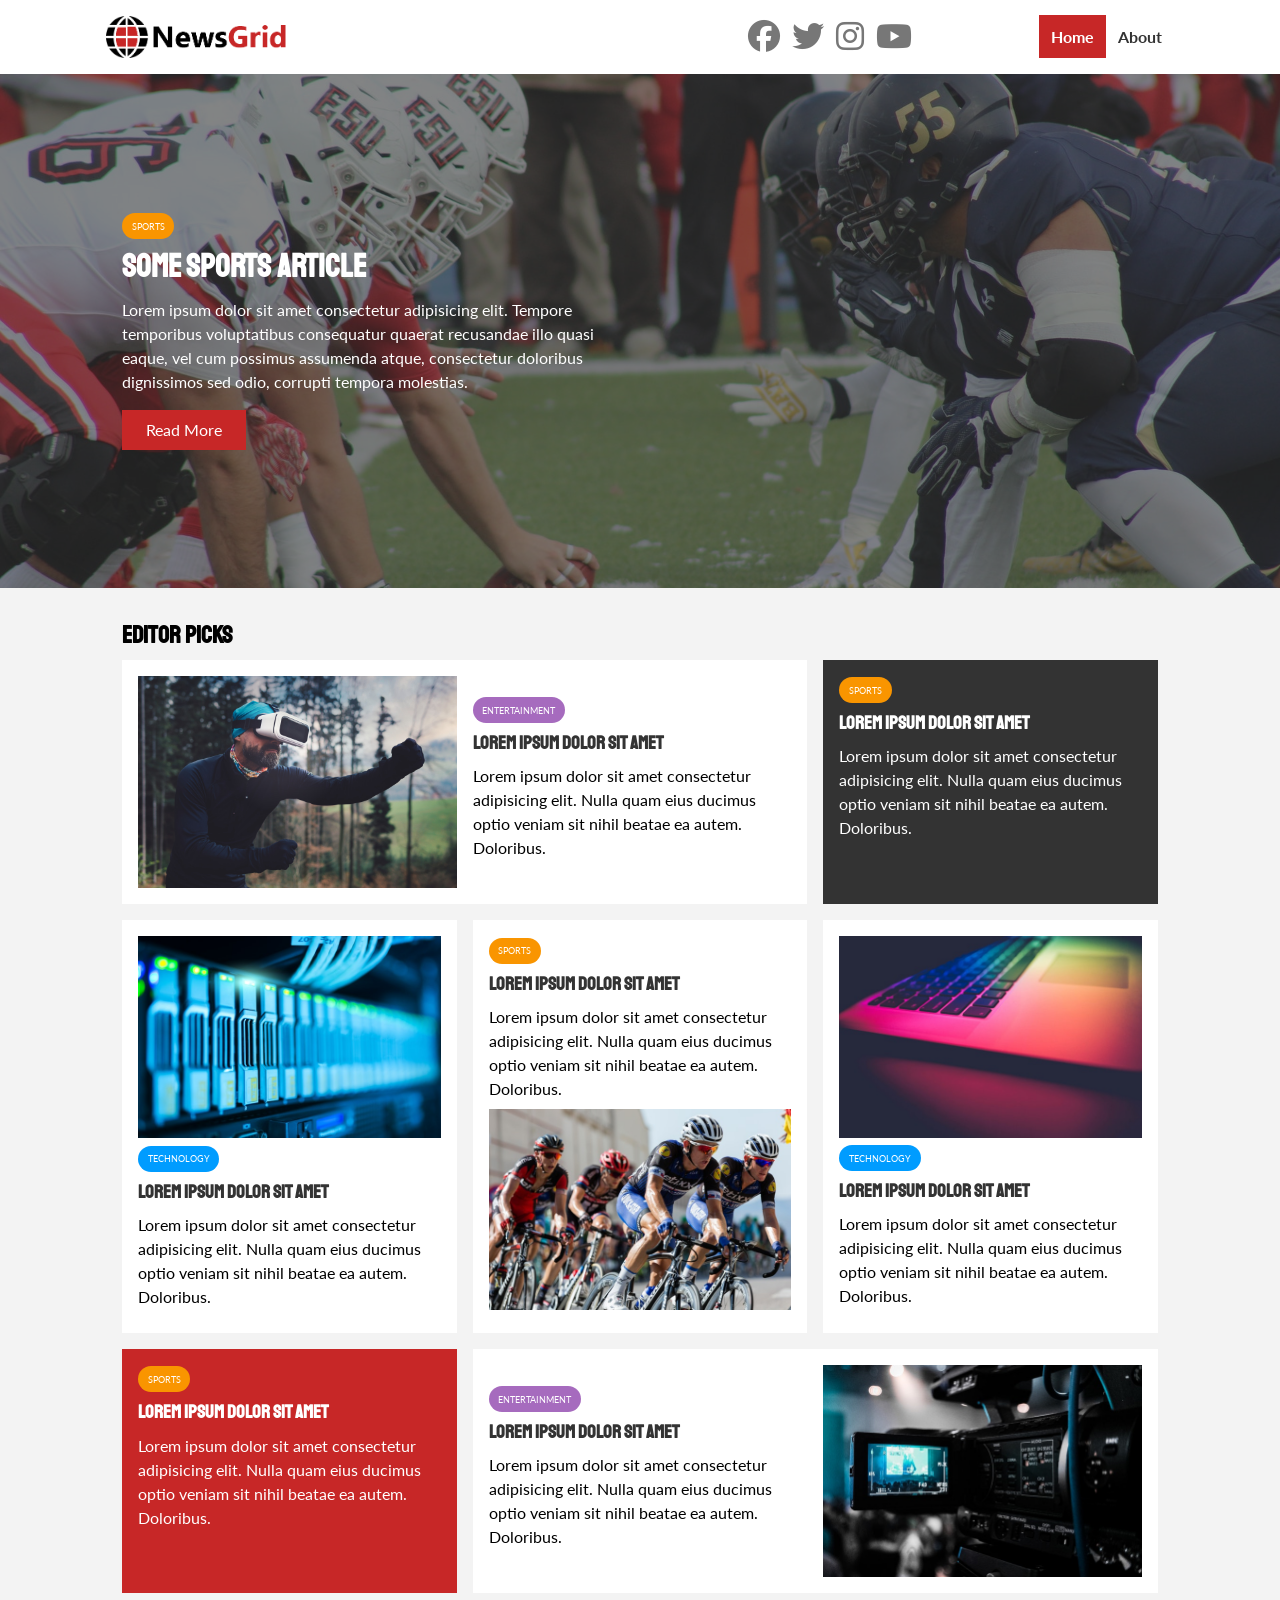
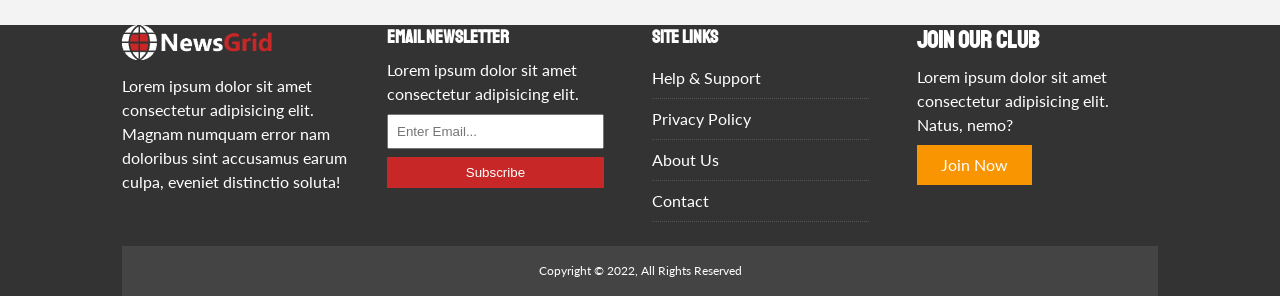
<file: index.html>
<!DOCTYPE html>
<html lang="en">
<head>
  <meta charset="UTF-8">
  <meta http-equiv="X-UA-Compatible" content="IE=edge">
  <meta name="viewport" content="width=device-width, initial-scale=1.0">
  <link rel="stylesheet" href="https://cdnjs.cloudflare.com/ajax/libs/font-awesome/6.1.1/css/all.min.css" integrity="sha512-KfkfwYDsLkIlwQp6LFnl8zNdLGxu9YAA1QvwINks4PhcElQSvqcyVLLD9aMhXd13uQjoXtEKNosOWaZqXgel0g==" crossorigin="anonymous" referrerpolicy="no-referrer" />
  <link rel="preconnect" href="https://fonts.googleapis.com">
  <link rel="preconnect" href="https://fonts.gstatic.com" crossorigin>
  <link href="https://fonts.googleapis.com/css2?family=Lato&family=Staatliches&display=swap" rel="stylesheet">
  <link rel="stylesheet" href="/css/style.css">
  <link rel="stylesheet" media="screen and (max-width:768px)" href="/css/mobile.css">
  <link rel="shortcut icon" type="image/x-icon" href="favicon.ico">
  <title>NewGrid | Latest News</title>
</head>
<body>
  <nav id="main-nav">
    <div class="container">
      <img src="/img/logo.png" alt="NewsGrid" class="logo">
      <div class="social">
        <a href="https://facebook.com" target="_blank"><i class="fab fa-facebook fa-2x"></i></a>
        <a href="https://twitter.com" target="_blank"><i class="fab fa-twitter fa-2x"></i></a>
        <a href="https://instagram.com" target="_blank"><i class="fab fa-instagram fa-2x"></i></a>
        <a href="https://youtube.com" target="_blank"><i class="fab fa-youtube fa-2x"></i></a>
      </div>
      <ul>
        <li><a class="current" href="index.html">Home</a></li>
        <li><a href="about.html">About</a></li>
      </ul>
    </div>
  </nav>

  <!-- Showcase -->
  <header id="showcase">
    <div class="container">
      <div class="showcase-container">
        <div class="showcase-content">
          <div class="category category-sports">Sports</div>
          <h1>Some Sports Article</h1>
          <p>Lorem ipsum dolor sit amet consectetur adipisicing elit. Tempore temporibus voluptatibus consequatur quaerat recusandae illo quasi eaque, vel cum possimus assumenda atque, consectetur doloribus dignissimos sed odio, corrupti tempora molestias.</p>
          <a href="article.html" class="btn btn-primary">Read More</a>
        </div>
      </div>
    </div>
  </header>

  <!-- Home Articles -->
  <section id="home-articles" class="py-2">
    <div class="container">
        <h2>Editor Picks</h2>
        <div class="articles-container">
          <article class="card">
            <img src="img/articles/ent1.jpg" alt="">
            <div>
              <div class="category category-ent">Entertainment</div>
              <h3>
                <a href="article.html">Lorem ipsum dolor sit amet</a>
              </h3>
              <p>Lorem ipsum dolor sit amet consectetur adipisicing elit. Nulla quam eius ducimus optio veniam sit nihil beatae ea autem. Doloribus.</p>
            </div>
          </article>
          <article class="card bg-dark">
            <div class="category category-sports">Sports</div>
            <h3>
              <a href="article.html">Lorem ipsum dolor sit amet</a>
            </h3>
            <p>Lorem ipsum dolor sit amet consectetur adipisicing elit. Nulla quam eius ducimus optio veniam sit nihil beatae ea autem. Doloribus.</p>
          </article>
          <article class="card">
            <img src="img/articles/tech1.jpg" alt="">
            <div class="category category-tech">Technology</div>
            <h3>
              <a href="article.html">Lorem ipsum dolor sit amet</a>
            </h3>
            <p>Lorem ipsum dolor sit amet consectetur adipisicing elit. Nulla quam eius ducimus optio veniam sit nihil beatae ea autem. Doloribus.</p>
          </article>
          <article class="card">
            <div class="category category-sports">Sports</div>
            <h3>
              <a href="article.html">Lorem ipsum dolor sit amet</a>
            </h3>
            <p>Lorem ipsum dolor sit amet consectetur adipisicing elit. Nulla quam eius ducimus optio veniam sit nihil beatae ea autem. Doloribus.</p>
            <img src="img/articles/sports1.jpg" alt="">
          </article>
          <article class="card">
            <img src="img/articles/tech2.jpg" alt="">
            <div class="category category-tech">Technology</div>
            <h3>
              <a href="article.html">Lorem ipsum dolor sit amet</a>
            </h3>
            <p>Lorem ipsum dolor sit amet consectetur adipisicing elit. Nulla quam eius ducimus optio veniam sit nihil beatae ea autem. Doloribus.</p>
          </article>
          <article class="card bg-primary">
            <div class="category category-sports">Sports</div>
            <h3>
              <a href="article.html">Lorem ipsum dolor sit amet</a>
            </h3>
            <p>Lorem ipsum dolor sit amet consectetur adipisicing elit. Nulla quam eius ducimus optio veniam sit nihil beatae ea autem. Doloribus.</p>
          </article>
          <article class="card">
            <div>
              <div class="category category-ent">Entertainment</div>
              <h3>
                <a href="article.html">Lorem ipsum dolor sit amet</a>
              </h3>
              <p>Lorem ipsum dolor sit amet consectetur adipisicing elit. Nulla quam eius ducimus optio veniam sit nihil beatae ea autem. Doloribus.</p>
            </div>
            <img src="img/articles/ent2.jpg" alt="">
          </article>
        </div>
    </div>
  </section>

  <!-- Footer -->
  <footer id="main-footer">
    <div class="container footer-container">
      <div>
        <img src="/img/logo_light.png" alt="NewsGrid">
        <p>Lorem ipsum dolor sit amet consectetur adipisicing elit. Magnam numquam error nam doloribus sint accusamus earum culpa, eveniet distinctio soluta!</p>
      </div>
      <div>
        <h3>Email Newsletter</h3>
        <p>Lorem ipsum dolor sit amet consectetur adipisicing elit.</p>
        <form>
          <input type="email" placeholder="Enter Email...">
          <input type="submit" value="Subscribe" class="btn btn-primary">
        </form>
      </div>
      <div>
        <h3>Site Links</h3>
        <ul class="list">
          <li><a href="#">Help & Support</a></li>
          <li><a href="#">Privacy Policy</a></li>
          <li><a href="#">About Us</a></li>
          <li><a href="#">Contact</a></li>
        </ul>
      </div>
      <div>
        <h2>Join Our Club</h2>
        <p>Lorem ipsum dolor sit amet consectetur adipisicing elit. Natus, nemo?</p>
        <a href="#" class="btn btn-secondary">Join Now</a>
      </div>
      <div>
        <p>Copyright &copy; 2022, All Rights Reserved</p>
      </div>
    </div>
  </footer>
</body>
</html>
</file>
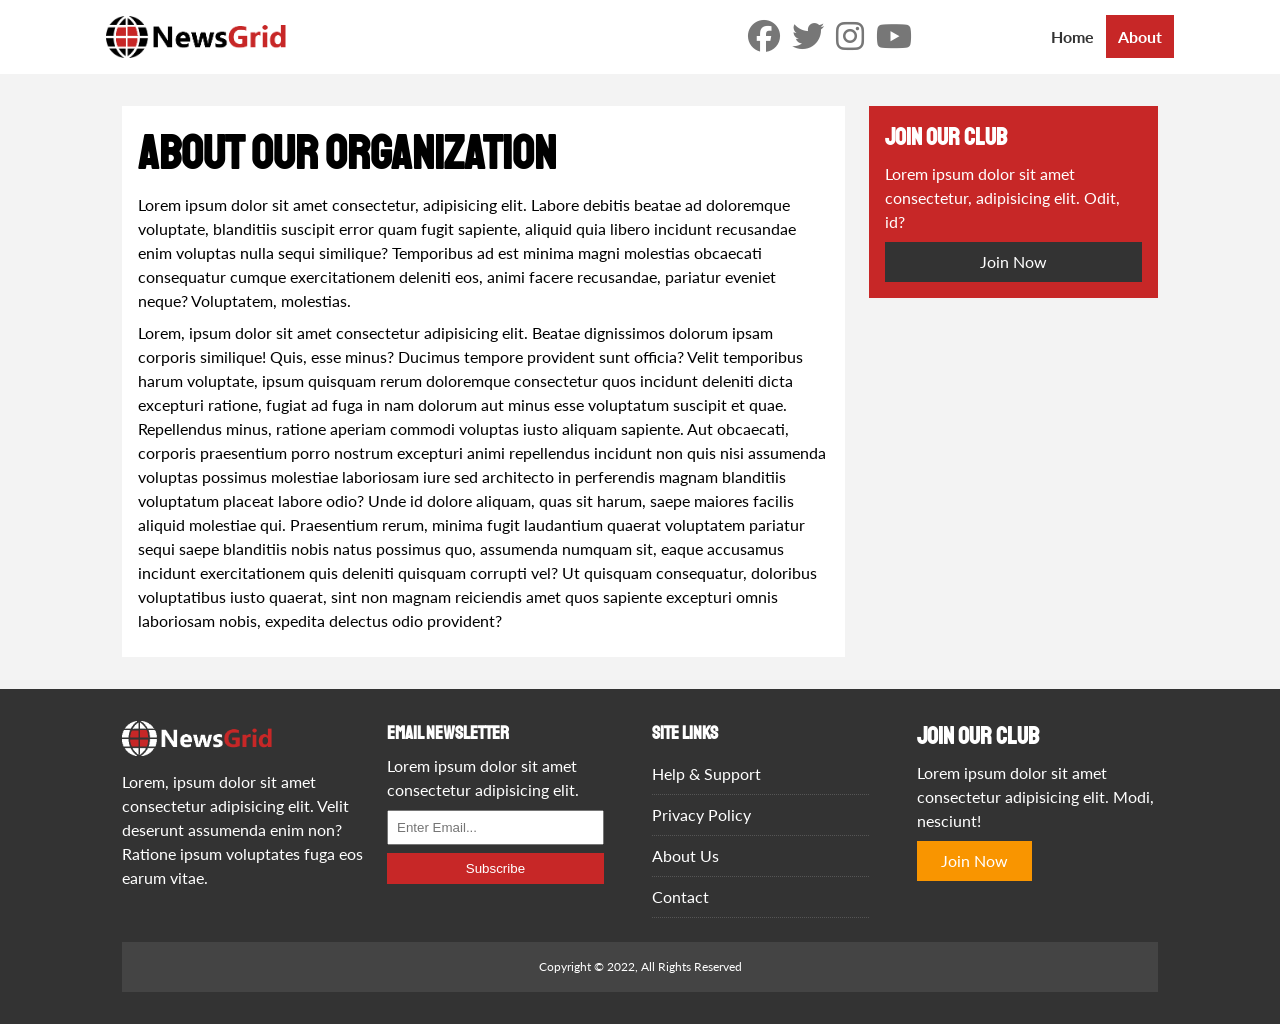
<file: about.html>
<!DOCTYPE html>
<html lang="en">
<head>
  <meta charset="UTF-8">
  <meta name="viewport" content="width=device-width, initial-scale=1.0">
  <meta http-equiv="X-UA-Compatible" content="ie=edge">
  <link rel="stylesheet" href="https://cdnjs.cloudflare.com/ajax/libs/font-awesome/6.1.1/css/all.min.css" integrity="sha512-KfkfwYDsLkIlwQp6LFnl8zNdLGxu9YAA1QvwINks4PhcElQSvqcyVLLD9aMhXd13uQjoXtEKNosOWaZqXgel0g==" crossorigin="anonymous" referrerpolicy="no-referrer" />
  <link href="https://fonts.googleapis.com/css?family=Lato|Staatliches" rel="stylesheet">
  <link rel="stylesheet" href="css/style.css">
  <link rel="stylesheet" media="screen and (max-width: 768px)" href="css/mobile.css">
  <link rel="shortcut icon" type="image/x-icon" href="favicon.ico">
  <title>NewsGrid | About</title>
</head>
<body>
  <nav id="main-nav">
    <div class="container">
      <img src="img/logo.png" alt="NewsGrid" class="logo">
      <div class="social">
        <a href="http://facebook.com" target="_blank"><i class="fab fa-facebook fa-2x"></i></a>
        <a href="http://twitter.com" target="_blank"><i class="fab fa-twitter fa-2x"></i></a>
        <a href="http://instagram.com" target="_blank"><i class="fab fa-instagram fa-2x"></i></a>
        <a href="http://youtube.com" target="_blank"><i class="fab fa-youtube fa-2x"></i></a>
      </div>
      <ul>
        <li><a href="index.html">Home</a></li>
        <li><a class="current" href="about.html">About</a></li>
      </ul>
    </div>
  </nav>

  <section id="about">
    <div class="container">
      <div class="page-container">
        <article class="card">
          <h1 class="l-heading">About Our Organization</h1>
          <p>Lorem ipsum dolor sit amet consectetur, adipisicing elit. Labore debitis beatae ad doloremque voluptate, blanditiis suscipit error quam fugit sapiente, aliquid quia libero incidunt recusandae enim voluptas nulla sequi similique? Temporibus ad est minima magni molestias obcaecati consequatur cumque exercitationem deleniti eos, animi facere recusandae, pariatur eveniet neque? Voluptatem, molestias.</p>
          <p>Lorem, ipsum dolor sit amet consectetur adipisicing elit. Beatae dignissimos dolorum ipsam corporis similique! Quis, esse minus? Ducimus tempore provident sunt officia? Velit temporibus harum voluptate, ipsum quisquam rerum doloremque consectetur quos incidunt deleniti dicta excepturi ratione, fugiat ad fuga in nam dolorum aut minus esse voluptatum suscipit et quae. Repellendus minus, ratione aperiam commodi voluptas iusto aliquam sapiente. Aut obcaecati, corporis praesentium porro nostrum excepturi animi repellendus incidunt non quis nisi assumenda voluptas possimus molestiae laboriosam iure sed architecto in perferendis magnam blanditiis voluptatum placeat labore odio? Unde id dolore aliquam, quas sit harum, saepe maiores facilis aliquid molestiae qui. Praesentium rerum, minima fugit laudantium quaerat voluptatem pariatur sequi saepe blanditiis nobis natus possimus quo, assumenda numquam sit, eaque accusamus incidunt exercitationem quis deleniti quisquam corrupti vel? Ut quisquam consequatur, doloribus voluptatibus iusto quaerat, sint non magnam reiciendis amet quos sapiente excepturi omnis laboriosam nobis, expedita delectus odio provident?</p>
        </article>
        <aside class="card bg-primary">
          <h2>Join Our Club</h2>
          <p>Lorem ipsum dolor sit amet consectetur, adipisicing elit. Odit, id?</p>
          <a href="#" class="btn btn-dark btn-block">Join Now</a>
        </aside>
      </div>
    </div>
  </section>

  <!-- Footer -->
  <footer id="main-footer" class="py-2">
    <div class="container footer-container">
      <div>
        <img src="img/logo_light.png" alt="NewsGrid">
        <p>Lorem, ipsum dolor sit amet consectetur adipisicing elit. Velit deserunt assumenda enim non? Ratione ipsum voluptates fuga eos earum vitae.</p>
      </div>
      <div>
        <h3>Email Newsletter</h3>
        <p>Lorem ipsum dolor sit amet consectetur adipisicing elit.</p>
        <form>
          <input type="email" placeholder="Enter Email...">
          <input type="submit" value="Subscribe" class="btn btn-primary">
        </form>
      </div>
      <div>
        <h3>Site Links</h3>
        <ul class="list">
          <li><a href="#">Help & Support</a></li>
          <li><a href="#">Privacy Policy</a></li>
          <li><a href="#">About Us</a></li>
          <li><a href="#">Contact</a></li>
        </ul>
      </div>
      <div>
        <h2>Join Our Club</h2>
        <p>Lorem ipsum dolor sit amet consectetur adipisicing elit. Modi, nesciunt!</p>
        <a href="#" class="btn btn-secondary">Join Now</a>
      </div>
      <div>
        <p>Copyright &copy; 2022, All Rights Reserved</p>
      </div>
    </div>
  </footer>
</body>
</html>
</file>
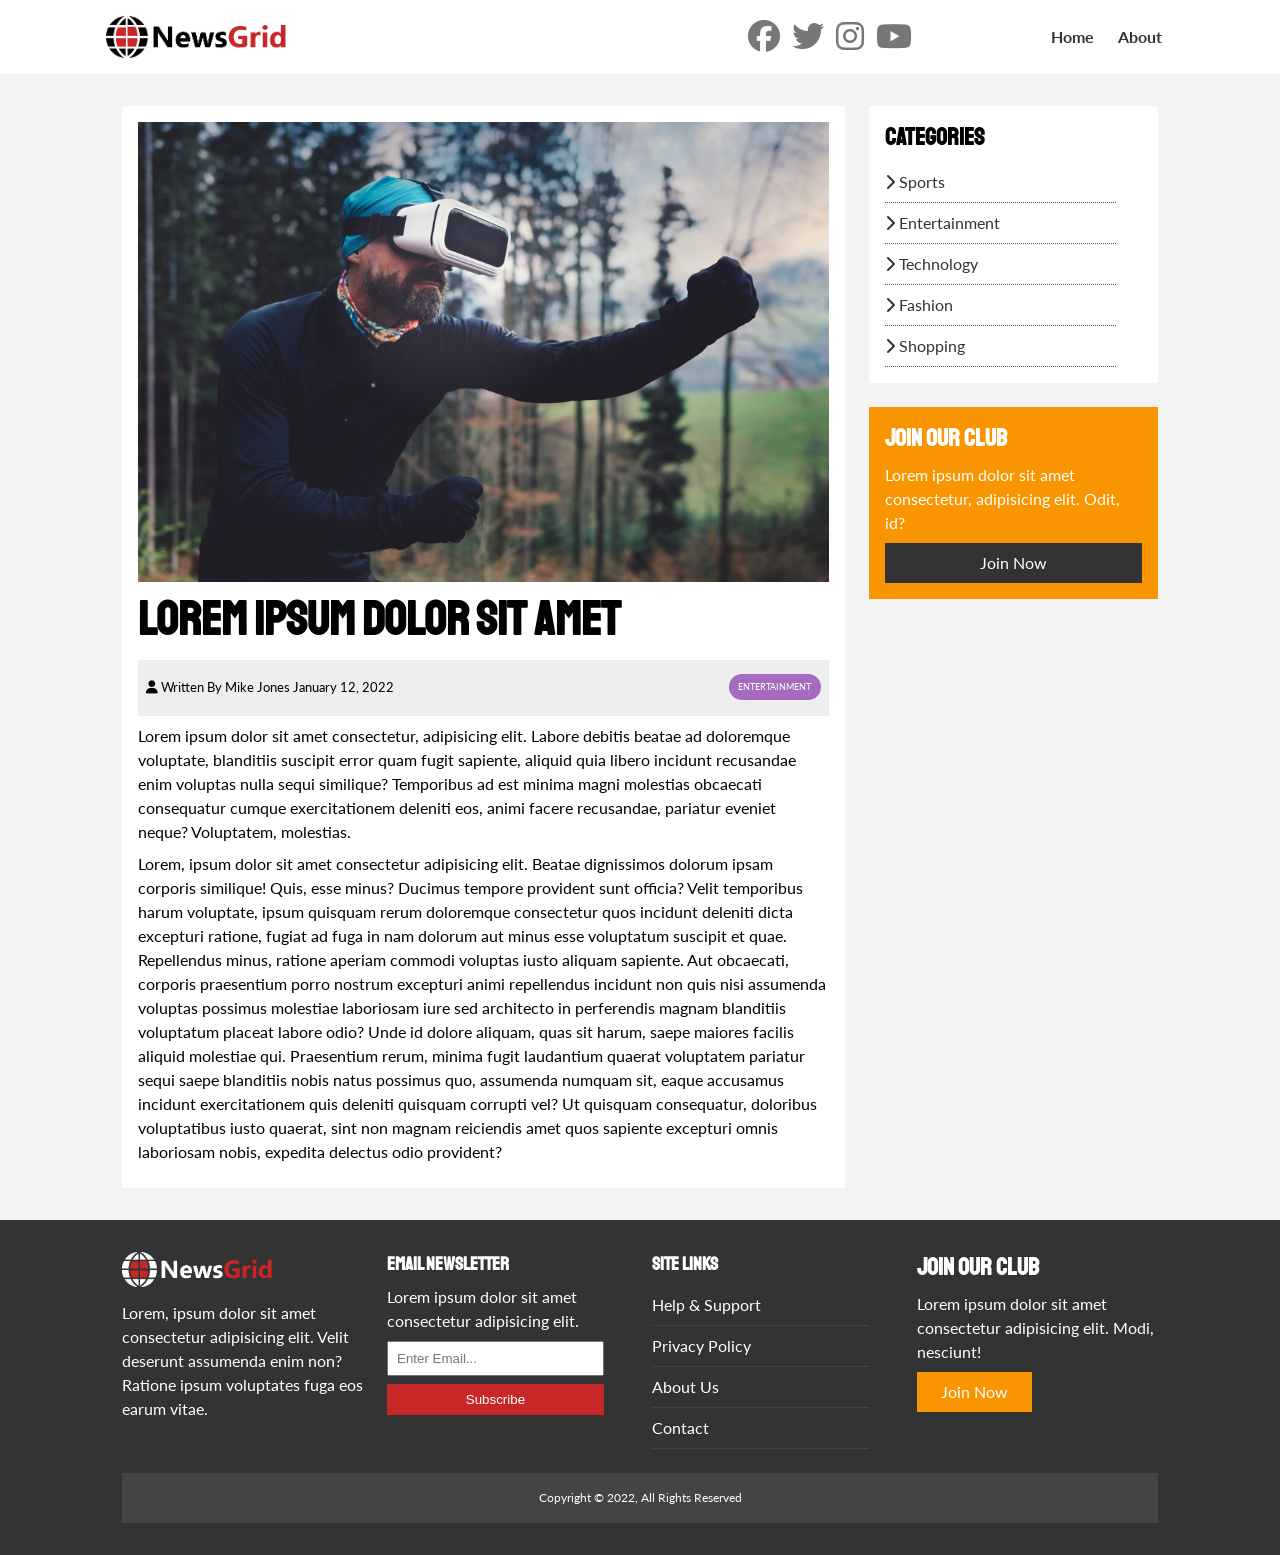
<file: article.html>
<!DOCTYPE html>
<html lang="en">
<head>
  <meta charset="UTF-8">
  <meta name="viewport" content="width=device-width, initial-scale=1.0">
  <meta http-equiv="X-UA-Compatible" content="ie=edge">
  <link rel="stylesheet" href="https://cdnjs.cloudflare.com/ajax/libs/font-awesome/6.1.1/css/all.min.css" integrity="sha512-KfkfwYDsLkIlwQp6LFnl8zNdLGxu9YAA1QvwINks4PhcElQSvqcyVLLD9aMhXd13uQjoXtEKNosOWaZqXgel0g==" crossorigin="anonymous" referrerpolicy="no-referrer" />
  <link href="https://fonts.googleapis.com/css?family=Lato|Staatliches" rel="stylesheet">
  <link rel="stylesheet" href="css/style.css">
  <link rel="stylesheet" media="screen and (max-width: 768px)" href="css/mobile.css">
  <link rel="shortcut icon" type="image/x-icon" href="favicon.ico">
  <title>NewsGrid | Latest News</title>
</head>
<body>
  <nav id="main-nav">
    <div class="container">
      <img src="img/logo.png" alt="NewsGrid" class="logo">
      <div class="social">
        <a href="http://facebook.com" target="_blank"><i class="fab fa-facebook fa-2x"></i></a>
        <a href="http://twitter.com" target="_blank"><i class="fab fa-twitter fa-2x"></i></a>
        <a href="http://instagram.com" target="_blank"><i class="fab fa-instagram fa-2x"></i></a>
        <a href="http://youtube.com" target="_blank"><i class="fab fa-youtube fa-2x"></i></a>
      </div>
      <ul>
        <li><a href="index.html">Home</a></li>
        <li><a href="about.html">About</a></li>
      </ul>
    </div>
  </nav>

  <section id="article">
    <div class="container">
      <div class="page-container">
        <article class="card">
          <img src="img/articles/ent1.jpg" alt="">
          <h1 class="l-heading">Lorem ipsum dolor sit amet</h1>
          <div class="meta">
            <small>
              <i class="fas fa-user"></i> Written By Mike Jones January 12, 2022
            </small>
            <div class="category category-ent">Entertainment</div>
          </div>
          <p>Lorem ipsum dolor sit amet consectetur, adipisicing elit. Labore debitis beatae ad doloremque voluptate, blanditiis suscipit error quam fugit sapiente, aliquid quia libero incidunt recusandae enim voluptas nulla sequi similique? Temporibus ad est minima magni molestias obcaecati consequatur cumque exercitationem deleniti eos, animi facere recusandae, pariatur eveniet neque? Voluptatem, molestias.</p>
          <p>Lorem, ipsum dolor sit amet consectetur adipisicing elit. Beatae dignissimos dolorum ipsam corporis similique! Quis, esse minus? Ducimus tempore provident sunt officia? Velit temporibus harum voluptate, ipsum quisquam rerum doloremque consectetur quos incidunt deleniti dicta excepturi ratione, fugiat ad fuga in nam dolorum aut minus esse voluptatum suscipit et quae. Repellendus minus, ratione aperiam commodi voluptas iusto aliquam sapiente. Aut obcaecati, corporis praesentium porro nostrum excepturi animi repellendus incidunt non quis nisi assumenda voluptas possimus molestiae laboriosam iure sed architecto in perferendis magnam blanditiis voluptatum placeat labore odio? Unde id dolore aliquam, quas sit harum, saepe maiores facilis aliquid molestiae qui. Praesentium rerum, minima fugit laudantium quaerat voluptatem pariatur sequi saepe blanditiis nobis natus possimus quo, assumenda numquam sit, eaque accusamus incidunt exercitationem quis deleniti quisquam corrupti vel? Ut quisquam consequatur, doloribus voluptatibus iusto quaerat, sint non magnam reiciendis amet quos sapiente excepturi omnis laboriosam nobis, expedita delectus odio provident?</p>
        </article>

        <aside id="categories" class="card">
          <h2>Categories</h2>
          <ul class="list">
            <li><a href="#"><i class="fas fa-chevron-right"></i> Sports</a></li>
            <li><a href="#"><i class="fas fa-chevron-right"></i> Entertainment</a></li>
            <li><a href="#"><i class="fas fa-chevron-right"></i> Technology</a></li>
            <li><a href="#"><i class="fas fa-chevron-right"></i> Fashion</a></li>
            <li><a href="#"><i class="fas fa-chevron-right"></i> Shopping</a></li>
          </ul>
        </aside>

        <aside class="card bg-secondary">
          <h2>Join Our Club</h2>
          <p>Lorem ipsum dolor sit amet consectetur, adipisicing elit. Odit, id?</p>
          <a href="#" class="btn btn-dark btn-block">Join Now</a>
        </aside>
      </div>
    </div>
  </section>

  <!-- Footer -->
  <footer id="main-footer" class="py-2">
    <div class="container footer-container">
      <div>
        <img src="img/logo_light.png" alt="NewsGrid">
        <p>Lorem, ipsum dolor sit amet consectetur adipisicing elit. Velit deserunt assumenda enim non? Ratione ipsum voluptates fuga eos earum vitae.</p>
      </div>
      <div>
        <h3>Email Newsletter</h3>
        <p>Lorem ipsum dolor sit amet consectetur adipisicing elit.</p>
        <form>
          <input type="email" placeholder="Enter Email...">
          <input type="submit" value="Subscribe" class="btn btn-primary">
        </form>
      </div>
      <div>
        <h3>Site Links</h3>
        <ul class="list">
          <li><a href="#">Help & Support</a></li>
          <li><a href="#">Privacy Policy</a></li>
          <li><a href="#">About Us</a></li>
          <li><a href="#">Contact</a></li>
        </ul>
      </div>
      <div>
        <h2>Join Our Club</h2>
        <p>Lorem ipsum dolor sit amet consectetur adipisicing elit. Modi, nesciunt!</p>
        <a href="#" class="btn btn-secondary">Join Now</a>
      </div>
      <div>
        <p>Copyright &copy; 2022, All Rights Reserved</p>
      </div>
    </div>
  </footer>
</body>
</html>
</file>
<file: css/style.css>
:root {
  --primary-color: #c72727;
  --secondary-color: #f99500;
  --light-color: #f3f3f3;
  --dark-color: #333;
  --max-width: 1100px;
}

.category {
  --sports-color: #f99500;
  --ent-color: #a66bbe;
  --tech-color: #009cff;
}

* {
  margin: 0;
  padding: 0;
  box-sizing: border-box;
}

body {
  font-family: 'Lato', sans-serif;
  line-height: 1.5;
  background: var(--light-color);
}

a {
  color: #333;
  text-decoration: none;
}

ul {
  list-style: none;
}

p {
  margin: .5rem 0;
}

img {
  width: 100%;
}

h1, h2, h3, h4, h5, h6 {
  font-family: 'Staatliches', cursive;
  margin-bottom: .55rem;
  line-height: 1.3;
}

/* Utility */
.container {
  max-width: var(--max-width);
  margin: auto;
  padding: 0 2rem;
  overflow: hidden;
}

.category {
  display: inline-block;
  color: #fff;
  font-size: 0.55rem;
  text-transform: uppercase;
  padding: 0.4rem 0.6rem;
  border-radius: 15px;
  margin-bottom: 0.5rem;
}

.category-sports { background: var(--sports-color) }
.category-ent { background: var(--ent-color) }
.category-tech { background: var(--tech-color) }

.btn {
  display: inline-block;
  border: none;
  background: var(--dark-color);
  color: #fff;
  padding: 0.5rem 1.5rem;
}

.btn-light { 
  background: var(--light-color) 
}

.btn-primary { 
  background: var(--primary-color) 
}

.btn-secondary { 
  background: var(--secondary-color) 
}

.btn-block {
  display: block;
  width: 100%;
  text-align: center;
}

.btn:hover {
  opacity: 0.9;
}

.card {
  background: #fff;
  padding: 1rem;
}

.bg-dark {
  background: var(--dark-color);
  color: #fff;
}

.bg-primary {
  background: var(--primary-color);
  color: #fff;
}

.bg-secondary {
  background: var(--secondary-color);
  color: #fff;
}

.bg-dark h1,
.bg-dark h2,
.bg-dark h3,
.bg-dark a,
.bg-primary h1,
.bg-primary h2,
.bg-primary h3,
.bg-primary a,
.bg-secondary h1,
.bg-secondary h2,
.bg-secondary h3,
.bg-secondary a {
  color: #fff;
}

.py-1 { 
  padding: 1.5rem 0 
}

.py-2 { 
  padding: 2rem 0 
}

.py-3 { 
  padding: 3rem 0 
}

.p-1 { 
  padding: 1.5rem 
}

.p-2 { 
  padding: 2rem 
}

.p-3 { 
  padding: 3rem 
}

.l-heading {
  font-size: 3rem;
}

.list li {
  padding: .5rem 0;
  border-bottom: #555 dotted 1px;
  width: 90%;
}

.list li a:hover {
  color: var(--primary-color) !important;
}

/* Inner page grid container */
.page-container {
  display: grid;
  grid-template-columns: 5fr 2fr;
  margin: 2rem 0;
  grid-gap: 1.5rem;
}

.page-container > *:first-child {
  grid-row: 1 / span 3;
}

/* Navigation */
#main-nav {
  background: #fff;
  position: sticky;
  top: 0;
  z-index: 2;
}

#main-nav .container {
  display: grid;
  grid-template-columns: 6fr 3fr 2fr;
  padding: 1rem;
  align-items: center;
}

#main-nav .logo {
  width: 180px;
}

#main-nav ul {
  justify-self: end;
  display: flex;
}

#main-nav ul li a {
  padding: 0.75rem;
  font-weight: bold;
}

#main-nav ul li a.current {
  background: var(--primary-color);
  color: #fff;
}

#main-nav ul li a:hover {
  background: var(--light-color);
  color: var(--dark-color);
}

#main-nav .social {
  justify-self: center;
}

#main-nav .social i {
  color: #777;
  margin-right: .5rem;
}

/* Showcase */
#showcase {
  color: #fff;
  background: #333;
  padding: 2rem;
  position: relative;
}

#showcase:before {
  content: '';
  background: url('../img/featured.jpg') no-repeat center center/cover;
  position: absolute;
  top: 0;
  left: 0;
  width: 100%;
  height: 100%;
  opacity: 0.4;
}

#showcase .showcase-container {
  display: grid;
  grid-template-columns: repeat(2, 1fr);
  justify-content: center;
  align-items: center;
  height: 50vh;
}

#showcase .showcase-content {
  z-index: 1;
}

#showcase .showcase-content p {
  margin-bottom: 1rem;
}

/* Home Articles */
#home-articles .articles-container {
  display: grid;
  grid-template-columns: repeat(3, 1fr);
  grid-gap: 1rem;
}

#home-articles .articles-container > *:first-child,
#home-articles .articles-container > *:last-child {
  display: grid;
  grid-template-columns: repeat(2, 1fr);
  grid-gap: 1rem;
  align-items: center;
  grid-column: 1 / span 2;
}

#home-articles .articles-container > *:last-child {
  grid-column: 2 / span 2;
}

#article .meta {
  display: flex;
  justify-content: space-between;
  align-items: center;
  background: #eee;
  padding: 0.5rem;
}

#article .meta .category {
  margin-top: 0.4rem;
}

/* Footer */
#main-footer {
  background: var(--dark-color);
  color: #fff;
}

#main-footer img {
  width: 150px;
}

#main-footer a {
  color: #fff;
}

#main-footer .footer-container {
  display: grid;
  grid-template-columns: repeat(4, 1fr);
  grid-gap: 1.5rem;
}

#main-footer .footer-container > *:last-child {
  background: #444;
  grid-column: 1 / span 4;
  padding: .5rem;
  text-align: center;
  font-size: 0.75rem;
}

#main-footer .footer-container input[type='email'] {
  width: 90%;
  padding: 0.5rem;
  margin-bottom: 0.5rem;
}

#main-footer .footer-container input[type='submit'] {
  width: 90%;
}
</file>
<file: css/mobile.css>
/* Navigation */
#main-nav .social {
  display: none;
}

#main-nav .container {
  grid-template-columns: 1fr;
  grid-gap: 1.2rem;
}

#main-nav ul,
#main-nav .logo {
  justify-self: center;
}

#main-nav ul li a {
  padding: 0.50rem;
}

#home-articles .articles-container {
  grid-template-columns: repeat(2, 1fr);
}

#home-articles .articles-container > *:first-child,
#home-articles .articles-container > *:last-child {
  grid-template-columns: 1fr;
  grid-column: 1;
}

@media(max-width: 600px) {
  /* Stack Grid Items */
  #showcase .showcase-container,
  #home-articles .articles-container,
  #main-footer .footer-container {
    grid-template-columns: 1fr;
  }

  #main-footer .footer-container > *:last-child {
    grid-column: 1;
  }

  #main-footer .footer-container > *:first-child,
  #main-footer .footer-container > *:nth-child(2){
    border-bottom: #444 dotted 1px;
    padding-bottom: 1rem;
  }

  .page-container {
    grid-template-columns: 1fr;
    text-align: center;
  }

  .page-container > *:first-child {
    grid-row: 1;
  }

  .l-heading {
    font-size: 2rem;
  }
}
</file>
